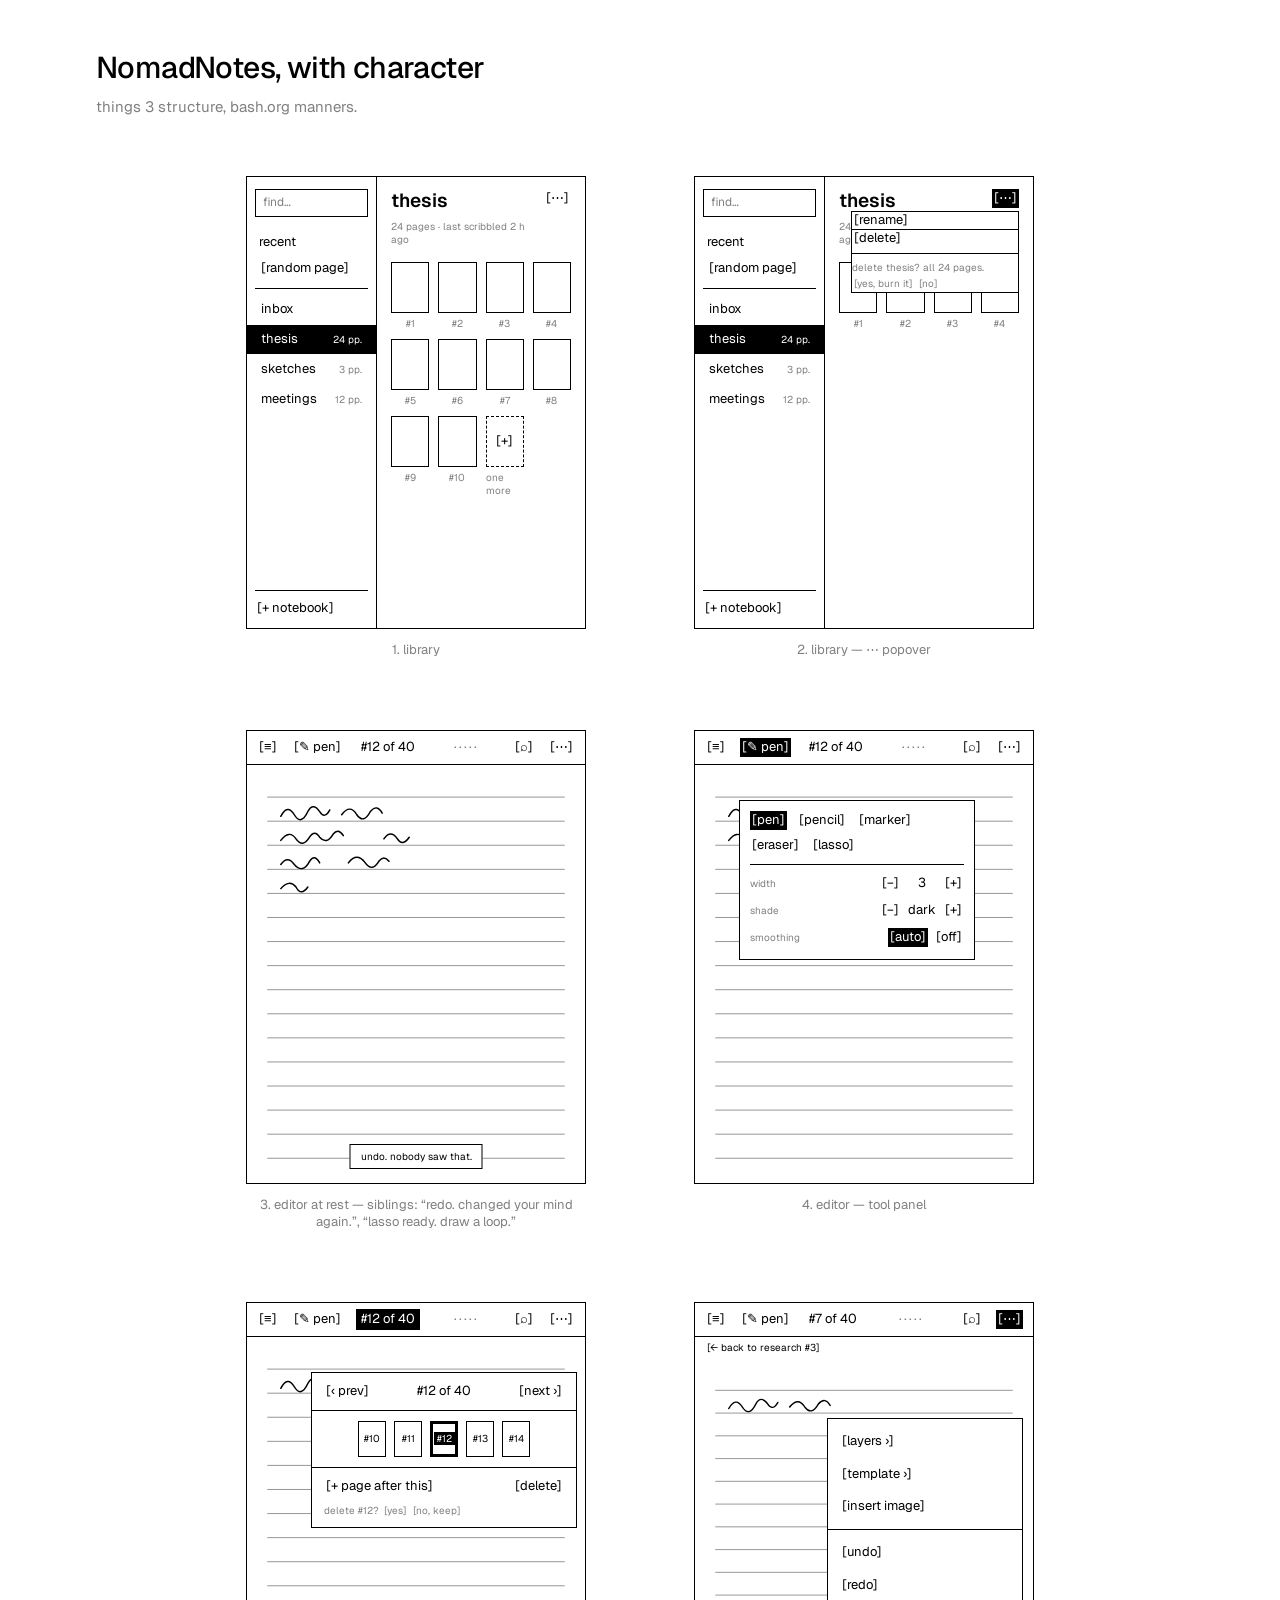
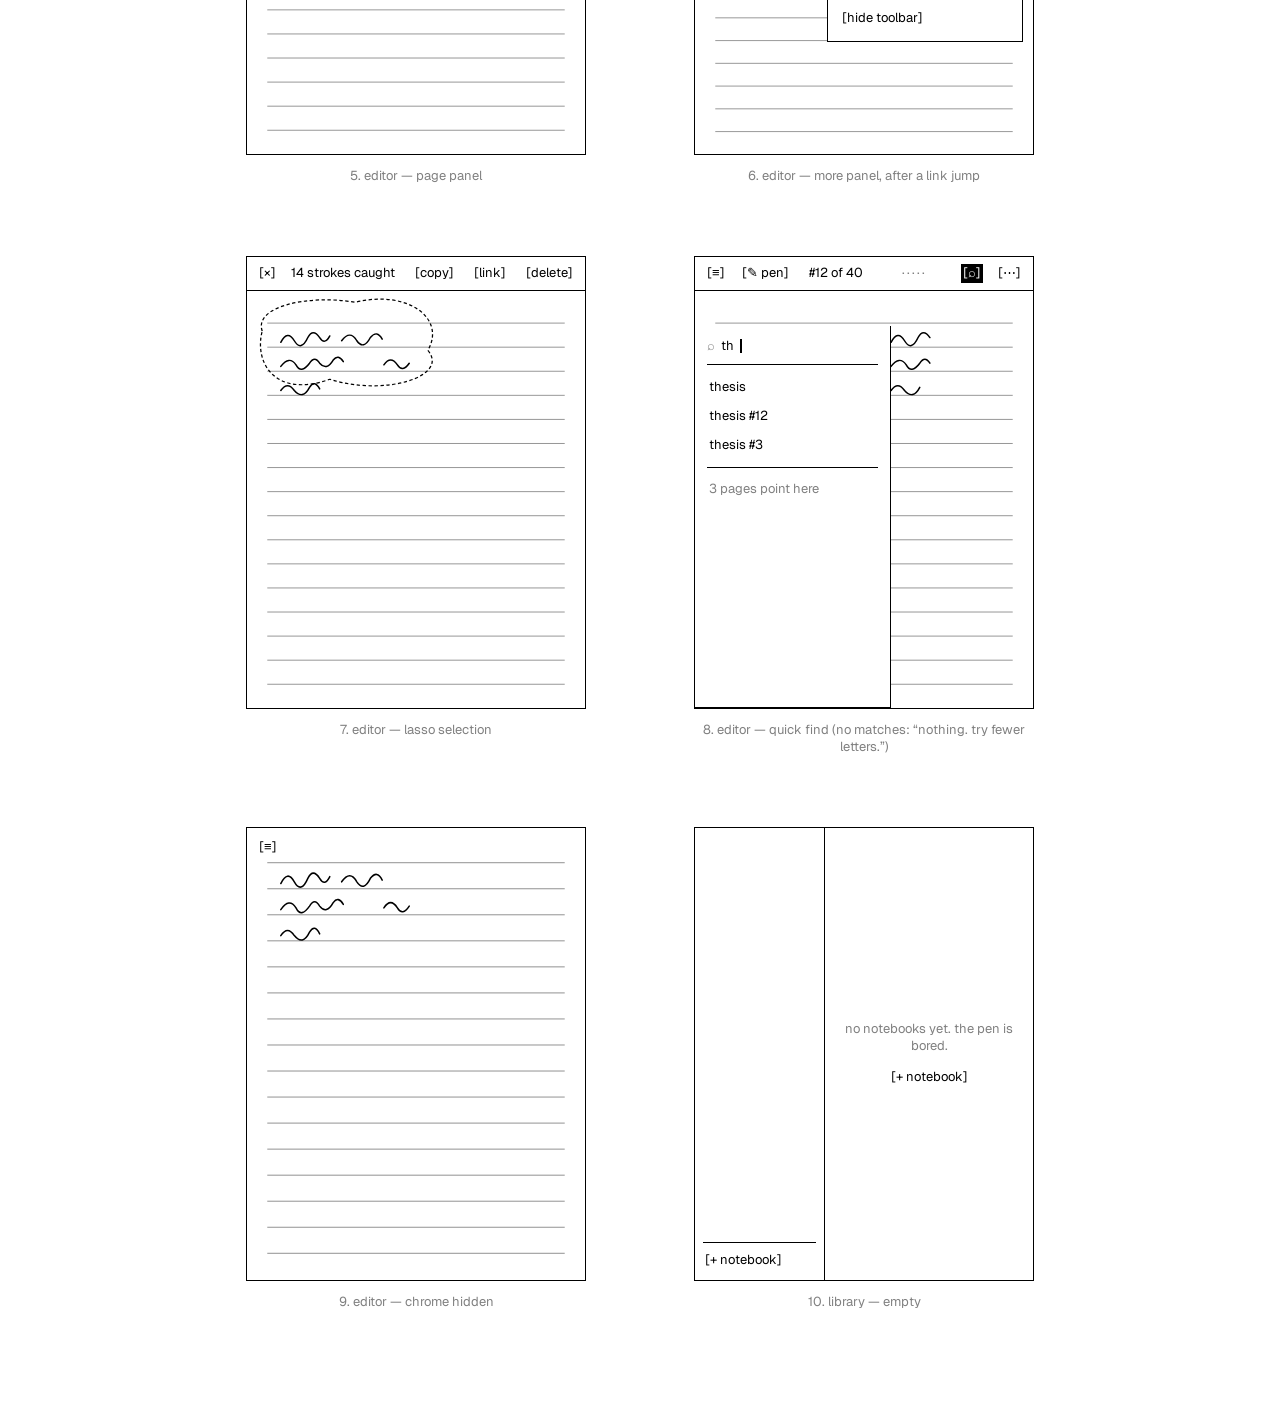
<file: docs/superpowers/specs/2026-09-18-things-eink-ui-mockups.html>
<!doctype html>
<html lang="en">
<head>
<meta charset="utf-8">
<meta name="viewport" content="width=device-width, initial-scale=1">
<title>NomadNotes: Things on e-ink</title>
<meta name="description" content="Wireframes for the Things-on-e-ink chrome redesign.">
<link rel="icon" href="data:image/svg+xml,%3Csvg xmlns='http://www.w3.org/2000/svg' viewBox='0 0 64 64'%3E%3Crect width='64' height='64' fill='%23000'/%3E%3Ctext x='32' y='45' font-family='Arial, sans-serif' font-size='38' font-weight='700' fill='%23fff' text-anchor='middle'%3EN%3C/text%3E%3C/svg%3E">
<link rel="preconnect" href="https://fonts.googleapis.com">
<link rel="preconnect" href="https://fonts.gstatic.com" crossorigin>
<link href="https://fonts.googleapis.com/css2?family=Geist:wght@400;500;600&display=swap" rel="stylesheet">
<style>
  :root{
    --ink:#000; --paper:#fff; --muted:#808080;
    --title:19px; --body:13px; --caption:10px;
  }
  *{ box-sizing:border-box; }
  html{ background:var(--paper); }
  body{
    margin:0;
    background:var(--paper);
    color:var(--ink);
    font-family:"Geist", -apple-system, BlinkMacSystemFont, "Segoe UI", Helvetica, Arial, sans-serif;
    font-weight:400;
    -webkit-font-smoothing:antialiased;
    -moz-osx-font-smoothing:grayscale;
  }
  .wrap{ max-width:1120px; margin:0 auto; padding:0 16px; }

  /* ---- page header ---- */
  header.page{ padding:48px 0 8px; }
  header.page h1{
    margin:0;
    font-size:clamp(22px, 4vw, 30px);
    font-weight:500;
    letter-spacing:-0.02em;
  }
  header.page p{
    margin:10px 0 0;
    color:var(--muted);
    font-size:15px;
  }

  /* ---- frame grid ---- */
  .frames-grid{
    display:grid;
    grid-template-columns:repeat(auto-fit, minmax(260px, 420px));
    justify-content:center;
    gap:40px 28px;
    padding:36px 0 88px;
  }
  .frame-card{ display:flex; flex-direction:column; align-items:center; }
  .frame-card figcaption{
    margin-top:12px;
    font-size:13px;
    color:var(--muted);
    text-align:center;
  }

  .device-frame{
    position:relative;
    width:100%;
    aspect-ratio:3/4;
    background:var(--paper);
    border:1.5px solid var(--ink);
    overflow:hidden;
    font-size:var(--body);
    line-height:1.3;
  }

  /* ---- bracket buttons (move 1) ---- */
  .bx{
    font:inherit;
    color:var(--ink);
    background:none;
    border:0;
    padding:1px 2px;
    cursor:pointer;
    white-space:nowrap;
  }
  .bx.active{ background:var(--ink); color:var(--paper); }
  .muted{ color:var(--muted); }

  /* ---- crisp selection / current states ---- */
  .notebook-row.selected{ background:var(--ink); color:var(--paper); margin:0 -8px; padding:6px 14px; }
  .notebook-row.selected .count{ color:var(--paper); }
  .page-thumb.current{ border:3px solid var(--ink); }
  .page-thumb.current .cap{ background:var(--ink); color:var(--paper); padding:0 3px; }

  /* ================= LIBRARY ================= */
  .library{ display:flex; height:100%; }
  .lib-sidebar{
    width:37%;
    min-width:130px;
    border-right:1px solid var(--ink);
    display:flex;
    flex-direction:column;
    padding:12px 8px 10px;
  }
  .find-field{
    display:flex; align-items:center; gap:6px;
    border:1.5px solid var(--ink);
    padding:5px 7px;
    margin-bottom:12px;
  }
  .find-field span{ font-size:12px; }
  .recent-row{ padding:5px 4px; }
  .hr{ height:1px; background:var(--ink); margin:6px 0; border:none; }
  .notebook-list{ display:flex; flex-direction:column; gap:1px; }
  .notebook-row{
    display:flex; align-items:center; justify-content:space-between;
    padding:6px 6px;
  }
  .notebook-row .count{ font-size:var(--caption); color:var(--muted); }
  .add-notebook{
    margin-top:auto;
    display:flex; align-items:center; gap:6px;
    padding-top:8px;
    border-top:1px solid var(--ink);
  }

  .lib-content{ flex:1; min-width:0; position:relative; padding:12px 14px 14px; }
  .lib-content-head{ display:flex; justify-content:space-between; align-items:flex-start; }
  .lib-title{ font-size:var(--title); font-weight:600; }
  .lib-caption{ margin-top:6px; font-size:var(--caption); color:var(--muted); }

  .thumb-grid{
    display:grid; grid-template-columns:repeat(4, 1fr); gap:9px;
    margin-top:16px;
  }
  .thumb{ display:flex; flex-direction:column; align-items:center; gap:4px; }
  .thumb .box{ width:100%; aspect-ratio:3/4; border:1.5px solid var(--ink); }
  .thumb .num{ font-size:var(--caption); color:var(--muted); }
  .thumb-plus .box{
    border:1.5px dashed var(--ink);
    display:flex; align-items:center; justify-content:center;
  }

  .popover{
    position:absolute; top:34px; right:14px; z-index:5;
    background:var(--paper); border:1.5px solid var(--ink);
    min-width:168px;
  }
  .popover .prow + .prow{ border-top:1px solid var(--ink); }

  /* ================= EDITOR ================= */
  .editor{ position:relative; height:100%; display:flex; flex-direction:column; }
  .bar{
    flex:0 0 auto; height:34px;
    display:flex; align-items:center;
    padding:0 10px;
    border-bottom:1px solid var(--ink);
    position:relative; z-index:2; background:var(--paper);
  }
  .bar-group{ display:flex; align-items:center; gap:13px; }
  .bar-filler{ flex:1; text-align:center; color:var(--muted); letter-spacing:2px; }
  .counter{ font-size:var(--body); padding:2px 5px; }
  .counter.active{ background:var(--ink); color:var(--paper); }

  .bar.selection{ justify-content:space-between; }
  .bar.selection .bar-group.right{ gap:16px; }
  .bar .status-label{ font-size:var(--body); }

  .jump-line{
    flex:0 0 auto; position:relative; z-index:2; background:var(--paper);
    padding:4px 10px 6px; font-size:var(--caption);
  }

  .canvas{ position:relative; flex:1; min-height:0; background:var(--paper); }
  .page-svg{ width:100%; height:100%; display:block; }
  .rule{ stroke:var(--muted); stroke-width:1; }
  .ink{ stroke:var(--ink); stroke-width:1.8; fill:none; stroke-linecap:round; stroke-linejoin:round; }
  .lasso{ stroke:var(--ink); stroke-width:1.5; fill:none; stroke-dasharray:4 3; }

  .hidden-menu{
    position:absolute; top:10px; left:10px; z-index:4;
  }

  .gesture-badge{
    position:absolute; left:50%; bottom:14px; transform:translateX(-50%);
    border:1.5px solid var(--ink); background:var(--paper);
    padding:5px 10px; font-size:var(--caption); white-space:nowrap;
  }

  /* panels */
  .panel{
    position:absolute; top:35px; z-index:5;
    background:var(--paper); border:1.5px solid var(--ink);
    padding:8px 0;
  }
  .panel .prow{ padding:8px 12px; }
  .panel .hr{ margin:6px 0; }

  /* tool panel */
  .tool-panel{ left:44px; width:236px; padding:10px 10px 12px; }
  .tool-row{ display:flex; flex-wrap:wrap; gap:6px 10px; }
  .tool-panel .hr{ margin:9px 0; }
  .rate-row{ display:flex; align-items:center; justify-content:space-between; margin-top:8px; }
  .tool-panel .hr + .rate-row{ margin-top:0; }
  .rate-row .label{ color:var(--muted); font-size:var(--caption); }
  .rate{ display:flex; align-items:center; gap:6px; }
  .rate .rate-val{ min-width:30px; text-align:center; font-size:var(--body); }

  /* confirmation variants (muted preview of a destructive action) */
  .confirm-variant{ color:var(--muted); font-size:var(--caption); line-height:1.6; }
  .confirm-variant .bx{ color:var(--muted); }
  .page-confirm{ padding:8px 12px 0; }

  /* page panel */
  .page-panel{ left:64px; width:266px; padding:0 0 8px; }
  .page-nav{
    display:flex; align-items:center; justify-content:space-between;
    padding:9px 12px; border-bottom:1px solid var(--ink);
  }
  .page-thumbs{
    display:flex; align-items:center; justify-content:center; gap:8px;
    padding:10px 12px; border-bottom:1px solid var(--ink);
  }
  .page-thumb{
    width:28px; height:36px;
    border:1px solid var(--ink);
    display:flex; align-items:center; justify-content:center;
    font-size:var(--caption);
  }
  .page-actions{
    display:flex; align-items:center; justify-content:space-between;
    padding:9px 12px 0;
  }

  /* more panel */
  .more-panel{ right:10px; width:196px; padding:6px 0; }
  .more-panel.after-jump{ top:58px; }
  .more-panel .prow{ padding:8px 12px; }

  /* quick find panel */
  .qf-panel{
    left:0; top:35px; bottom:0; width:196px;
    border-top:none; border-left:none;
    padding:12px;
    display:flex; flex-direction:column;
  }
  .qf-field{
    display:flex; align-items:center; gap:6px;
    padding-bottom:9px; margin-bottom:8px;
    border-bottom:1px solid var(--ink);
  }
  .qf-field .qf-icon{ color:var(--muted); font-size:13px; }
  .qf-field .caret{ width:1.5px; height:14px; background:var(--ink); }
  .qf-results .prow{ padding:6px 2px; }
  .qf-results .prow.secondary{ color:var(--muted); }
  .qf-results .hr{ margin:7px 0; }

  /* empty library */
  .empty-lib{
    height:100%; display:flex; flex-direction:column; align-items:center;
    justify-content:center; gap:14px; text-align:center; padding:20px;
  }
  .empty-line{ margin:0; color:var(--muted); font-size:var(--body); }

  @media (max-width:640px){
    header.page{ padding-top:32px; }
    .frames-grid{ padding-top:28px; gap:32px 20px; }
  }
</style>
</head>
<body>

<div class="wrap">
  <header class="page">
    <h1>NomadNotes, with character</h1>
    <p>things 3 structure, bash.org manners.</p>
  </header>

  <div class="frames-grid">

    <!-- 1. LIBRARY -->
    <figure class="frame-card">
      <div class="device-frame">
        <div class="library">
          <div class="lib-sidebar">
            <div class="find-field"><span class="muted">find…</span></div>
            <div class="recent-row">recent</div>
            <div class="recent-row"><span class="bx">[random page]</span></div>
            <hr class="hr">
            <div class="notebook-list">
              <div class="notebook-row"><span>inbox</span></div>
              <div class="notebook-row selected">
                <span>thesis</span>
                <span class="count">24 pp.</span>
              </div>
              <div class="notebook-row"><span>sketches</span><span class="count">3 pp.</span></div>
              <div class="notebook-row"><span>meetings</span><span class="count">12 pp.</span></div>
            </div>
            <div class="add-notebook"><span class="bx">[+ notebook]</span></div>
          </div>
          <div class="lib-content">
            <div class="lib-content-head">
              <div>
                <div class="lib-title">thesis</div>
                <div class="lib-caption">24 pages · last scribbled 2 h ago</div>
              </div>
              <span class="bx">[⋯]</span>
            </div>
            <div class="thumb-grid">
              <div class="thumb"><div class="box"></div><span class="num">#1</span></div>
              <div class="thumb"><div class="box"></div><span class="num">#2</span></div>
              <div class="thumb"><div class="box"></div><span class="num">#3</span></div>
              <div class="thumb"><div class="box"></div><span class="num">#4</span></div>
              <div class="thumb"><div class="box"></div><span class="num">#5</span></div>
              <div class="thumb"><div class="box"></div><span class="num">#6</span></div>
              <div class="thumb"><div class="box"></div><span class="num">#7</span></div>
              <div class="thumb"><div class="box"></div><span class="num">#8</span></div>
              <div class="thumb"><div class="box"></div><span class="num">#9</span></div>
              <div class="thumb"><div class="box"></div><span class="num">#10</span></div>
              <div class="thumb thumb-plus"><div class="box"><span class="bx">[+]</span></div><span class="num">one more</span></div>
            </div>
          </div>
        </div>
      </div>
      <figcaption>1. library</figcaption>
    </figure>

    <!-- 2. LIBRARY — ⋯ POPOVER -->
    <figure class="frame-card">
      <div class="device-frame">
        <div class="library">
          <div class="lib-sidebar">
            <div class="find-field"><span class="muted">find…</span></div>
            <div class="recent-row">recent</div>
            <div class="recent-row"><span class="bx">[random page]</span></div>
            <hr class="hr">
            <div class="notebook-list">
              <div class="notebook-row"><span>inbox</span></div>
              <div class="notebook-row selected">
                <span>thesis</span>
                <span class="count">24 pp.</span>
              </div>
              <div class="notebook-row"><span>sketches</span><span class="count">3 pp.</span></div>
              <div class="notebook-row"><span>meetings</span><span class="count">12 pp.</span></div>
            </div>
            <div class="add-notebook"><span class="bx">[+ notebook]</span></div>
          </div>
          <div class="lib-content">
            <div class="lib-content-head">
              <div>
                <div class="lib-title">thesis</div>
                <div class="lib-caption">24 pages · last scribbled 2 h ago</div>
              </div>
              <span class="bx active">[⋯]</span>
            </div>
            <div class="thumb-grid">
              <div class="thumb"><div class="box"></div><span class="num">#1</span></div>
              <div class="thumb"><div class="box"></div><span class="num">#2</span></div>
              <div class="thumb"><div class="box"></div><span class="num">#3</span></div>
              <div class="thumb"><div class="box"></div><span class="num">#4</span></div>
            </div>
            <div class="popover">
              <div class="prow"><span class="bx">[rename]</span></div>
              <div class="prow"><span class="bx">[delete]</span></div>
              <hr class="hr">
              <div class="prow confirm-variant">delete thesis? all 24 pages.<br><span class="bx">[yes, burn it]</span> <span class="bx">[no]</span></div>
            </div>
          </div>
        </div>
      </div>
      <figcaption>2. library — ⋯ popover</figcaption>
    </figure>

    <!-- 3. EDITOR AT REST -->
    <figure class="frame-card">
      <div class="device-frame">
        <div class="editor">
          <div class="bar">
            <div class="bar-group left">
              <span class="bx">[≡]</span>
              <span class="bx">[✎ pen]</span>
              <span class="counter">#12 of 40</span>
            </div>
            <span class="bar-filler">·····</span>
            <div class="bar-group right">
              <span class="bx">[⌕]</span>
              <span class="bx">[⋯]</span>
            </div>
          </div>
          <div class="canvas">
            <svg class="page-svg" viewBox="0 0 400 520" preserveAspectRatio="none">
              <line class="rule" x1="24" y1="40" x2="376" y2="40"/>
              <line class="rule" x1="24" y1="70" x2="376" y2="70"/>
              <line class="rule" x1="24" y1="100" x2="376" y2="100"/>
              <line class="rule" x1="24" y1="130" x2="376" y2="130"/>
              <line class="rule" x1="24" y1="160" x2="376" y2="160"/>
              <line class="rule" x1="24" y1="190" x2="376" y2="190"/>
              <line class="rule" x1="24" y1="220" x2="376" y2="220"/>
              <line class="rule" x1="24" y1="250" x2="376" y2="250"/>
              <line class="rule" x1="24" y1="280" x2="376" y2="280"/>
              <line class="rule" x1="24" y1="310" x2="376" y2="310"/>
              <line class="rule" x1="24" y1="340" x2="376" y2="340"/>
              <line class="rule" x1="24" y1="370" x2="376" y2="370"/>
              <line class="rule" x1="24" y1="400" x2="376" y2="400"/>
              <line class="rule" x1="24" y1="430" x2="376" y2="430"/>
              <line class="rule" x1="24" y1="460" x2="376" y2="460"/>
              <line class="rule" x1="24" y1="490" x2="376" y2="490"/>
              <path class="ink" d="M40,64 q8,-16 16,-2 q8,14 16,-4 q6,-12 14,0 q6,10 12,-2"/>
              <path class="ink" d="M112,62 q10,-14 18,0 q8,12 16,-4 q8,-10 14,2"/>
              <path class="ink" d="M40,94 q10,-14 18,-2 q8,12 16,-2 q6,-10 12,0 q8,10 16,-4 q6,-8 12,2"/>
              <path class="ink" d="M162,92 q8,-12 16,0 q6,10 14,-2"/>
              <path class="ink" d="M40,124 q8,-12 16,0 q10,12 18,-4 q6,-10 12,2"/>
              <path class="ink" d="M120,122 q10,-14 20,0 q8,12 16,-2 q6,-8 12,0"/>
              <path class="ink" d="M40,154 q10,-12 18,-2 q6,12 14,0"/>
            </svg>
            <div class="gesture-badge">undo. nobody saw that.</div>
          </div>
        </div>
      </div>
      <figcaption>3. editor at rest — siblings: “redo. changed your mind again.”, “lasso ready. draw a loop.”</figcaption>
    </figure>

    <!-- 4. EDITOR — TOOL PANEL -->
    <figure class="frame-card">
      <div class="device-frame">
        <div class="editor">
          <div class="bar">
            <div class="bar-group left">
              <span class="bx">[≡]</span>
              <span class="bx active">[✎ pen]</span>
              <span class="counter">#12 of 40</span>
            </div>
            <span class="bar-filler">·····</span>
            <div class="bar-group right">
              <span class="bx">[⌕]</span>
              <span class="bx">[⋯]</span>
            </div>
          </div>
          <div class="canvas">
            <svg class="page-svg" viewBox="0 0 400 520" preserveAspectRatio="none">
              <line class="rule" x1="24" y1="40" x2="376" y2="40"/>
              <line class="rule" x1="24" y1="70" x2="376" y2="70"/>
              <line class="rule" x1="24" y1="100" x2="376" y2="100"/>
              <line class="rule" x1="24" y1="130" x2="376" y2="130"/>
              <line class="rule" x1="24" y1="160" x2="376" y2="160"/>
              <line class="rule" x1="24" y1="190" x2="376" y2="190"/>
              <line class="rule" x1="24" y1="220" x2="376" y2="220"/>
              <line class="rule" x1="24" y1="250" x2="376" y2="250"/>
              <line class="rule" x1="24" y1="280" x2="376" y2="280"/>
              <line class="rule" x1="24" y1="310" x2="376" y2="310"/>
              <line class="rule" x1="24" y1="340" x2="376" y2="340"/>
              <line class="rule" x1="24" y1="370" x2="376" y2="370"/>
              <line class="rule" x1="24" y1="400" x2="376" y2="400"/>
              <line class="rule" x1="24" y1="430" x2="376" y2="430"/>
              <line class="rule" x1="24" y1="460" x2="376" y2="460"/>
              <line class="rule" x1="24" y1="490" x2="376" y2="490"/>
              <path class="ink" d="M40,64 q8,-16 16,-2 q8,14 16,-4 q6,-12 14,0 q6,10 12,-2"/>
              <path class="ink" d="M112,62 q10,-14 18,0 q8,12 16,-4 q8,-10 14,2"/>
              <path class="ink" d="M40,94 q10,-14 18,-2 q6,12 16,-2 q6,-10 12,0 q8,10 16,-4 q6,-8 12,2"/>
            </svg>
            <div class="panel tool-panel">
              <div class="tool-row">
                <span class="bx active">[pen]</span>
                <span class="bx">[pencil]</span>
                <span class="bx">[marker]</span>
                <span class="bx">[eraser]</span>
                <span class="bx">[lasso]</span>
              </div>
              <hr class="hr">
              <div class="rate-row">
                <span class="label">width</span>
                <span class="rate"><span class="bx">[−]</span><span class="rate-val">3</span><span class="bx">[+]</span></span>
              </div>
              <div class="rate-row">
                <span class="label">shade</span>
                <span class="rate"><span class="bx">[−]</span><span class="rate-val">dark</span><span class="bx">[+]</span></span>
              </div>
              <div class="rate-row">
                <span class="label">smoothing</span>
                <span class="rate"><span class="bx active">[auto]</span><span class="bx">[off]</span></span>
              </div>
            </div>
          </div>
        </div>
      </div>
      <figcaption>4. editor — tool panel</figcaption>
    </figure>

    <!-- 5. EDITOR — PAGE PANEL -->
    <figure class="frame-card">
      <div class="device-frame">
        <div class="editor">
          <div class="bar">
            <div class="bar-group left">
              <span class="bx">[≡]</span>
              <span class="bx">[✎ pen]</span>
              <span class="counter active">#12 of 40</span>
            </div>
            <span class="bar-filler">·····</span>
            <div class="bar-group right">
              <span class="bx">[⌕]</span>
              <span class="bx">[⋯]</span>
            </div>
          </div>
          <div class="canvas">
            <svg class="page-svg" viewBox="0 0 400 520" preserveAspectRatio="none">
              <line class="rule" x1="24" y1="40" x2="376" y2="40"/>
              <line class="rule" x1="24" y1="70" x2="376" y2="70"/>
              <line class="rule" x1="24" y1="100" x2="376" y2="100"/>
              <line class="rule" x1="24" y1="130" x2="376" y2="130"/>
              <line class="rule" x1="24" y1="160" x2="376" y2="160"/>
              <line class="rule" x1="24" y1="190" x2="376" y2="190"/>
              <line class="rule" x1="24" y1="220" x2="376" y2="220"/>
              <line class="rule" x1="24" y1="250" x2="376" y2="250"/>
              <line class="rule" x1="24" y1="280" x2="376" y2="280"/>
              <line class="rule" x1="24" y1="310" x2="376" y2="310"/>
              <line class="rule" x1="24" y1="340" x2="376" y2="340"/>
              <line class="rule" x1="24" y1="370" x2="376" y2="370"/>
              <line class="rule" x1="24" y1="400" x2="376" y2="400"/>
              <line class="rule" x1="24" y1="430" x2="376" y2="430"/>
              <line class="rule" x1="24" y1="460" x2="376" y2="460"/>
              <line class="rule" x1="24" y1="490" x2="376" y2="490"/>
              <path class="ink" d="M40,64 q8,-16 16,-2 q8,14 16,-4 q6,-12 14,0 q6,10 12,-2"/>
              <path class="ink" d="M112,62 q10,-14 18,0 q8,12 16,-4 q8,-10 14,2"/>
            </svg>
            <div class="panel page-panel">
              <div class="page-nav">
                <span class="bx">[‹ prev]</span>
                <span>#12 of 40</span>
                <span class="bx">[next ›]</span>
              </div>
              <div class="page-thumbs">
                <div class="page-thumb">#10</div>
                <div class="page-thumb">#11</div>
                <div class="page-thumb current"><span class="cap">#12</span></div>
                <div class="page-thumb">#13</div>
                <div class="page-thumb">#14</div>
              </div>
              <div class="page-actions">
                <span class="bx">[+ page after this]</span>
                <span class="bx">[delete]</span>
              </div>
              <div class="confirm-variant page-confirm">delete #12? <span class="bx">[yes]</span> <span class="bx">[no, keep]</span></div>
            </div>
          </div>
        </div>
      </div>
      <figcaption>5. editor — page panel</figcaption>
    </figure>

    <!-- 6. EDITOR — MORE PANEL, AFTER LINK JUMP -->
    <figure class="frame-card">
      <div class="device-frame">
        <div class="editor">
          <div class="bar">
            <div class="bar-group left">
              <span class="bx">[≡]</span>
              <span class="bx">[✎ pen]</span>
              <span class="counter">#7 of 40</span>
            </div>
            <span class="bar-filler">·····</span>
            <div class="bar-group right">
              <span class="bx">[⌕]</span>
              <span class="bx active">[⋯]</span>
            </div>
          </div>
          <div class="jump-line"><span class="bx">[← back to research #3]</span></div>
          <div class="canvas">
            <svg class="page-svg" viewBox="0 0 400 520" preserveAspectRatio="none">
              <line class="rule" x1="24" y1="40" x2="376" y2="40"/>
              <line class="rule" x1="24" y1="70" x2="376" y2="70"/>
              <line class="rule" x1="24" y1="100" x2="376" y2="100"/>
              <line class="rule" x1="24" y1="130" x2="376" y2="130"/>
              <line class="rule" x1="24" y1="160" x2="376" y2="160"/>
              <line class="rule" x1="24" y1="190" x2="376" y2="190"/>
              <line class="rule" x1="24" y1="220" x2="376" y2="220"/>
              <line class="rule" x1="24" y1="250" x2="376" y2="250"/>
              <line class="rule" x1="24" y1="280" x2="376" y2="280"/>
              <line class="rule" x1="24" y1="310" x2="376" y2="310"/>
              <line class="rule" x1="24" y1="340" x2="376" y2="340"/>
              <line class="rule" x1="24" y1="370" x2="376" y2="370"/>
              <line class="rule" x1="24" y1="400" x2="376" y2="400"/>
              <line class="rule" x1="24" y1="430" x2="376" y2="430"/>
              <line class="rule" x1="24" y1="460" x2="376" y2="460"/>
              <line class="rule" x1="24" y1="490" x2="376" y2="490"/>
              <path class="ink" d="M40,64 q8,-16 16,-2 q8,14 16,-4 q6,-12 14,0 q6,10 12,-2"/>
              <path class="ink" d="M112,62 q10,-14 18,0 q8,12 16,-4 q8,-10 14,2"/>
            </svg>
            <div class="panel more-panel after-jump">
              <div class="prow"><span class="bx">[layers ›]</span></div>
              <div class="prow"><span class="bx">[template ›]</span></div>
              <div class="prow"><span class="bx">[insert image]</span></div>
              <hr class="hr">
              <div class="prow"><span class="bx">[undo]</span></div>
              <div class="prow"><span class="bx">[redo]</span></div>
              <div class="prow"><span class="bx">[hide toolbar]</span></div>
            </div>
          </div>
        </div>
      </div>
      <figcaption>6. editor — more panel, after a link jump</figcaption>
    </figure>

    <!-- 7. EDITOR — LASSO SELECTION -->
    <figure class="frame-card">
      <div class="device-frame">
        <div class="editor">
          <div class="bar selection">
            <div class="bar-group left">
              <span class="bx">[×]</span>
              <span class="status-label">14 strokes caught</span>
            </div>
            <div class="bar-group right">
              <span class="bx">[copy]</span>
              <span class="bx">[link]</span>
              <span class="bx">[delete]</span>
            </div>
          </div>
          <div class="canvas">
            <svg class="page-svg" viewBox="0 0 400 520" preserveAspectRatio="none">
              <line class="rule" x1="24" y1="40" x2="376" y2="40"/>
              <line class="rule" x1="24" y1="70" x2="376" y2="70"/>
              <line class="rule" x1="24" y1="100" x2="376" y2="100"/>
              <line class="rule" x1="24" y1="130" x2="376" y2="130"/>
              <line class="rule" x1="24" y1="160" x2="376" y2="160"/>
              <line class="rule" x1="24" y1="190" x2="376" y2="190"/>
              <line class="rule" x1="24" y1="220" x2="376" y2="220"/>
              <line class="rule" x1="24" y1="250" x2="376" y2="250"/>
              <line class="rule" x1="24" y1="280" x2="376" y2="280"/>
              <line class="rule" x1="24" y1="310" x2="376" y2="310"/>
              <line class="rule" x1="24" y1="340" x2="376" y2="340"/>
              <line class="rule" x1="24" y1="370" x2="376" y2="370"/>
              <line class="rule" x1="24" y1="400" x2="376" y2="400"/>
              <line class="rule" x1="24" y1="430" x2="376" y2="430"/>
              <line class="rule" x1="24" y1="460" x2="376" y2="460"/>
              <line class="rule" x1="24" y1="490" x2="376" y2="490"/>
              <path class="ink" d="M40,64 q8,-16 16,-2 q8,14 16,-4 q6,-12 14,0 q6,10 12,-2"/>
              <path class="ink" d="M112,62 q10,-14 18,0 q8,12 16,-4 q8,-10 14,2"/>
              <path class="ink" d="M40,94 q10,-14 18,-2 q6,12 16,-2 q6,-10 12,0 q8,10 16,-4 q6,-8 12,2"/>
              <path class="ink" d="M162,92 q8,-12 16,0 q6,10 14,-2"/>
              <path class="ink" d="M40,124 q8,-12 16,0 q10,12 18,-4 q6,-10 12,2"/>
              <path class="lasso" d="M18,50 C8,20 70,4 128,14 C190,-2 236,34 214,74 C240,106 164,132 98,110 C34,134 8,90 18,50 Z"/>
            </svg>
          </div>
        </div>
      </div>
      <figcaption>7. editor — lasso selection</figcaption>
    </figure>

    <!-- 8. EDITOR — QUICK FIND -->
    <figure class="frame-card">
      <div class="device-frame">
        <div class="editor">
          <div class="bar">
            <div class="bar-group left">
              <span class="bx">[≡]</span>
              <span class="bx">[✎ pen]</span>
              <span class="counter">#12 of 40</span>
            </div>
            <span class="bar-filler">·····</span>
            <div class="bar-group right">
              <span class="bx active">[⌕]</span>
              <span class="bx">[⋯]</span>
            </div>
          </div>
          <div class="canvas">
            <svg class="page-svg" viewBox="0 0 400 520" preserveAspectRatio="none">
              <line class="rule" x1="24" y1="40" x2="376" y2="40"/>
              <line class="rule" x1="24" y1="70" x2="376" y2="70"/>
              <line class="rule" x1="24" y1="100" x2="376" y2="100"/>
              <line class="rule" x1="24" y1="130" x2="376" y2="130"/>
              <line class="rule" x1="24" y1="160" x2="376" y2="160"/>
              <line class="rule" x1="24" y1="190" x2="376" y2="190"/>
              <line class="rule" x1="24" y1="220" x2="376" y2="220"/>
              <line class="rule" x1="24" y1="250" x2="376" y2="250"/>
              <line class="rule" x1="24" y1="280" x2="376" y2="280"/>
              <line class="rule" x1="24" y1="310" x2="376" y2="310"/>
              <line class="rule" x1="24" y1="340" x2="376" y2="340"/>
              <line class="rule" x1="24" y1="370" x2="376" y2="370"/>
              <line class="rule" x1="24" y1="400" x2="376" y2="400"/>
              <line class="rule" x1="24" y1="430" x2="376" y2="430"/>
              <line class="rule" x1="24" y1="460" x2="376" y2="460"/>
              <line class="rule" x1="24" y1="490" x2="376" y2="490"/>
              <path class="ink" d="M232,64 q8,-16 16,-2 q8,14 16,-4 q6,-12 14,0"/>
              <path class="ink" d="M232,94 q10,-14 18,-2 q6,12 16,-2 q6,-10 12,0"/>
              <path class="ink" d="M232,124 q8,-12 16,0 q10,12 18,-4"/>
            </svg>
            <div class="panel qf-panel">
              <div class="qf-field">
                <span class="qf-icon">⌕</span>
                <span>th</span>
                <span class="caret"></span>
              </div>
              <div class="qf-results">
                <div class="prow">thesis</div>
                <div class="prow">thesis #12</div>
                <div class="prow">thesis #3</div>
                <hr class="hr">
                <div class="prow secondary">3 pages point here</div>
              </div>
            </div>
          </div>
        </div>
      </div>
      <figcaption>8. editor — quick find (no matches: “nothing. try fewer letters.”)</figcaption>
    </figure>

    <!-- 9. EDITOR — CHROME HIDDEN -->
    <figure class="frame-card">
      <div class="device-frame">
        <div class="editor">
          <div class="canvas">
            <svg class="page-svg" viewBox="0 0 400 520" preserveAspectRatio="none">
              <line class="rule" x1="24" y1="40" x2="376" y2="40"/>
              <line class="rule" x1="24" y1="70" x2="376" y2="70"/>
              <line class="rule" x1="24" y1="100" x2="376" y2="100"/>
              <line class="rule" x1="24" y1="130" x2="376" y2="130"/>
              <line class="rule" x1="24" y1="160" x2="376" y2="160"/>
              <line class="rule" x1="24" y1="190" x2="376" y2="190"/>
              <line class="rule" x1="24" y1="220" x2="376" y2="220"/>
              <line class="rule" x1="24" y1="250" x2="376" y2="250"/>
              <line class="rule" x1="24" y1="280" x2="376" y2="280"/>
              <line class="rule" x1="24" y1="310" x2="376" y2="310"/>
              <line class="rule" x1="24" y1="340" x2="376" y2="340"/>
              <line class="rule" x1="24" y1="370" x2="376" y2="370"/>
              <line class="rule" x1="24" y1="400" x2="376" y2="400"/>
              <line class="rule" x1="24" y1="430" x2="376" y2="430"/>
              <line class="rule" x1="24" y1="460" x2="376" y2="460"/>
              <line class="rule" x1="24" y1="490" x2="376" y2="490"/>
              <path class="ink" d="M40,64 q8,-16 16,-2 q8,14 16,-4 q6,-12 14,0 q6,10 12,-2"/>
              <path class="ink" d="M112,62 q10,-14 18,0 q8,12 16,-4 q8,-10 14,2"/>
              <path class="ink" d="M40,94 q10,-14 18,-2 q6,12 16,-2 q6,-10 12,0 q8,10 16,-4 q6,-8 12,2"/>
              <path class="ink" d="M162,92 q8,-12 16,0 q6,10 14,-2"/>
              <path class="ink" d="M40,124 q8,-12 16,0 q10,12 18,-4 q6,-10 12,2"/>
            </svg>
            <span class="bx hidden-menu">[≡]</span>
          </div>
        </div>
      </div>
      <figcaption>9. editor — chrome hidden</figcaption>
    </figure>

    <!-- 10. LIBRARY — EMPTY -->
    <figure class="frame-card">
      <div class="device-frame">
        <div class="library">
          <div class="lib-sidebar">
            <div class="add-notebook"><span class="bx">[+ notebook]</span></div>
          </div>
          <div class="lib-content empty-lib">
            <p class="empty-line">no notebooks yet. the pen is bored.</p>
            <span class="bx">[+ notebook]</span>
          </div>
        </div>
      </div>
      <figcaption>10. library — empty</figcaption>
    </figure>

  </div>
</div>

</body>
</html>
</file>
